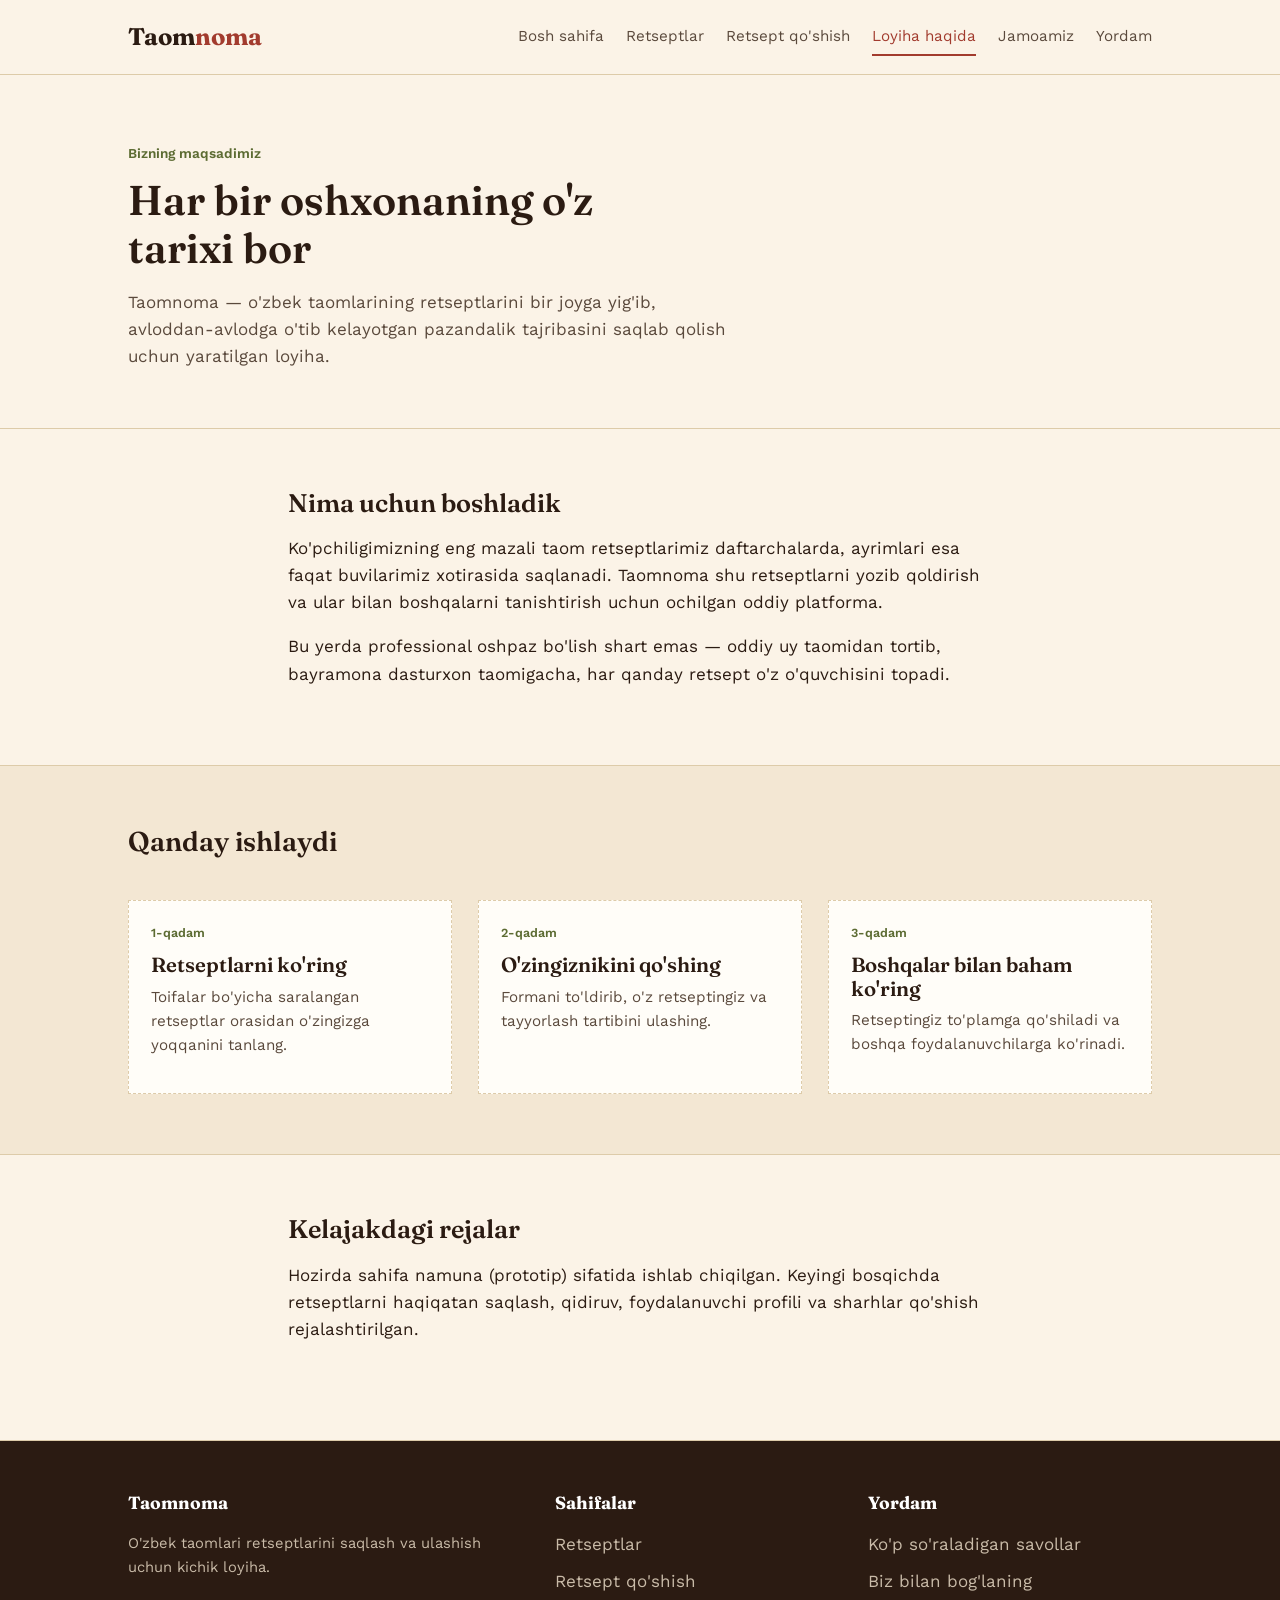
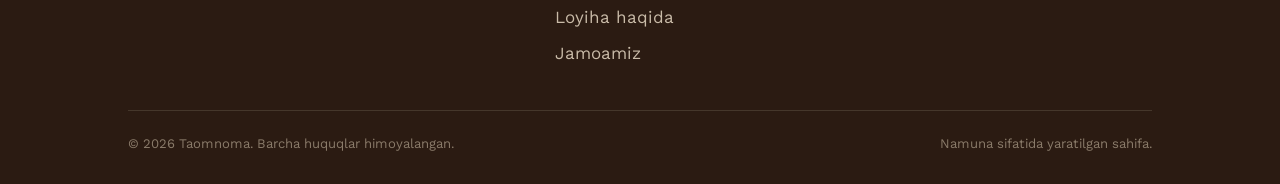
<file: about.html>
<!DOCTYPE html>
<html lang="uz">
<head>
<meta charset="UTF-8">
<meta name="viewport" content="width=device-width, initial-scale=1.0">
<title>Loyiha haqida — Taomnoma</title>
<link rel="stylesheet" href="style.css">
</head>
<body>

<header class="site-header">
  <div class="wrap">
    <a href="index.html" class="logo">Taom<span>noma</span></a>
    <nav class="primary-nav" aria-label="Asosiy navigatsiya">
      <a href="index.html">Bosh sahifa</a>
      <a href="menu.html">Retseptlar</a>
      <a href="add-recipe.html">Retsept qo'shish</a>
      <a href="about.html" aria-current="page">Loyiha haqida</a>
      <a href="team.html">Jamoamiz</a>
      <a href="support.html">Yordam</a>
    </nav>
  </div>
</header>

<main>

  <div class="page-head">
    <div class="wrap">
      <p class="kicker">Bizning maqsadimiz</p>
      <h1>Har bir oshxonaning o'z tarixi bor</h1>
      <p class="lead">Taomnoma — o'zbek taomlarining retseptlarini bir joyga yig'ib, avloddan-avlodga o'tib kelayotgan pazandalik tajribasini saqlab qolish uchun yaratilgan loyiha.</p>
    </div>
  </div>

  <section>
    <div class="wrap" style="max-width:760px;">
      <h2>Nima uchun boshladik</h2>
      <p>Ko'pchiligimizning eng mazali taom retseptlarimiz daftarchalarda, ayrimlari esa faqat buvilarimiz xotirasida saqlanadi. Taomnoma shu retseptlarni yozib qoldirish va ular bilan boshqalarni tanishtirish uchun ochilgan oddiy platforma.</p>
      <p>Bu yerda professional oshpaz bo'lish shart emas — oddiy uy taomidan tortib, bayramona dasturxon taomigacha, har qanday retsept o'z o'quvchisini topadi.</p>
    </div>
  </section>

  <section class="alt">
    <div class="wrap">
      <div class="section-head">
        <h2>Qanday ishlaydi</h2>
      </div>
      <div class="card-grid">
        <article class="recipe-card">
          <p class="cat">1-qadam</p>
          <h3>Retseptlarni ko'ring</h3>
          <p>Toifalar bo'yicha saralangan retseptlar orasidan o'zingizga yoqqanini tanlang.</p>
        </article>
        <article class="recipe-card">
          <p class="cat">2-qadam</p>
          <h3>O'zingiznikini qo'shing</h3>
          <p>Formani to'ldirib, o'z retseptingiz va tayyorlash tartibini ulashing.</p>
        </article>
        <article class="recipe-card">
          <p class="cat">3-qadam</p>
          <h3>Boshqalar bilan baham ko'ring</h3>
          <p>Retseptingiz to'plamga qo'shiladi va boshqa foydalanuvchilarga ko'rinadi.</p>
        </article>
      </div>
    </div>
  </section>

  <section>
    <div class="wrap" style="max-width:760px;">
      <h2>Kelajakdagi rejalar</h2>
      <p>Hozirda sahifa namuna (prototip) sifatida ishlab chiqilgan. Keyingi bosqichda retseptlarni haqiqatan saqlash, qidiruv, foydalanuvchi profili va sharhlar qo'shish rejalashtirilgan.</p>
    </div>
  </section>

</main>

<footer class="site-footer">
  <div class="wrap">
    <div class="foot-grid">
      <div>
        <h4>Taomnoma</h4>
        <p>O'zbek taomlari retseptlarini saqlash va ulashish uchun kichik loyiha.</p>
      </div>
      <div>
        <h4>Sahifalar</h4>
        <ul>
          <li><a href="menu.html">Retseptlar</a></li>
          <li><a href="add-recipe.html">Retsept qo'shish</a></li>
          <li><a href="about.html">Loyiha haqida</a></li>
          <li><a href="team.html">Jamoamiz</a></li>
        </ul>
      </div>
      <div>
        <h4>Yordam</h4>
        <ul>
          <li><a href="support.html">Ko'p so'raladigan savollar</a></li>
          <li><a href="support.html#contact">Biz bilan bog'laning</a></li>
        </ul>
      </div>
    </div>
    <div class="foot-bottom">
      <span>© 2026 Taomnoma. Barcha huquqlar himoyalangan.</span>
      <span>Namuna sifatida yaratilgan sahifa.</span>
    </div>
  </div>
</footer>

</body>
</html>
</file>
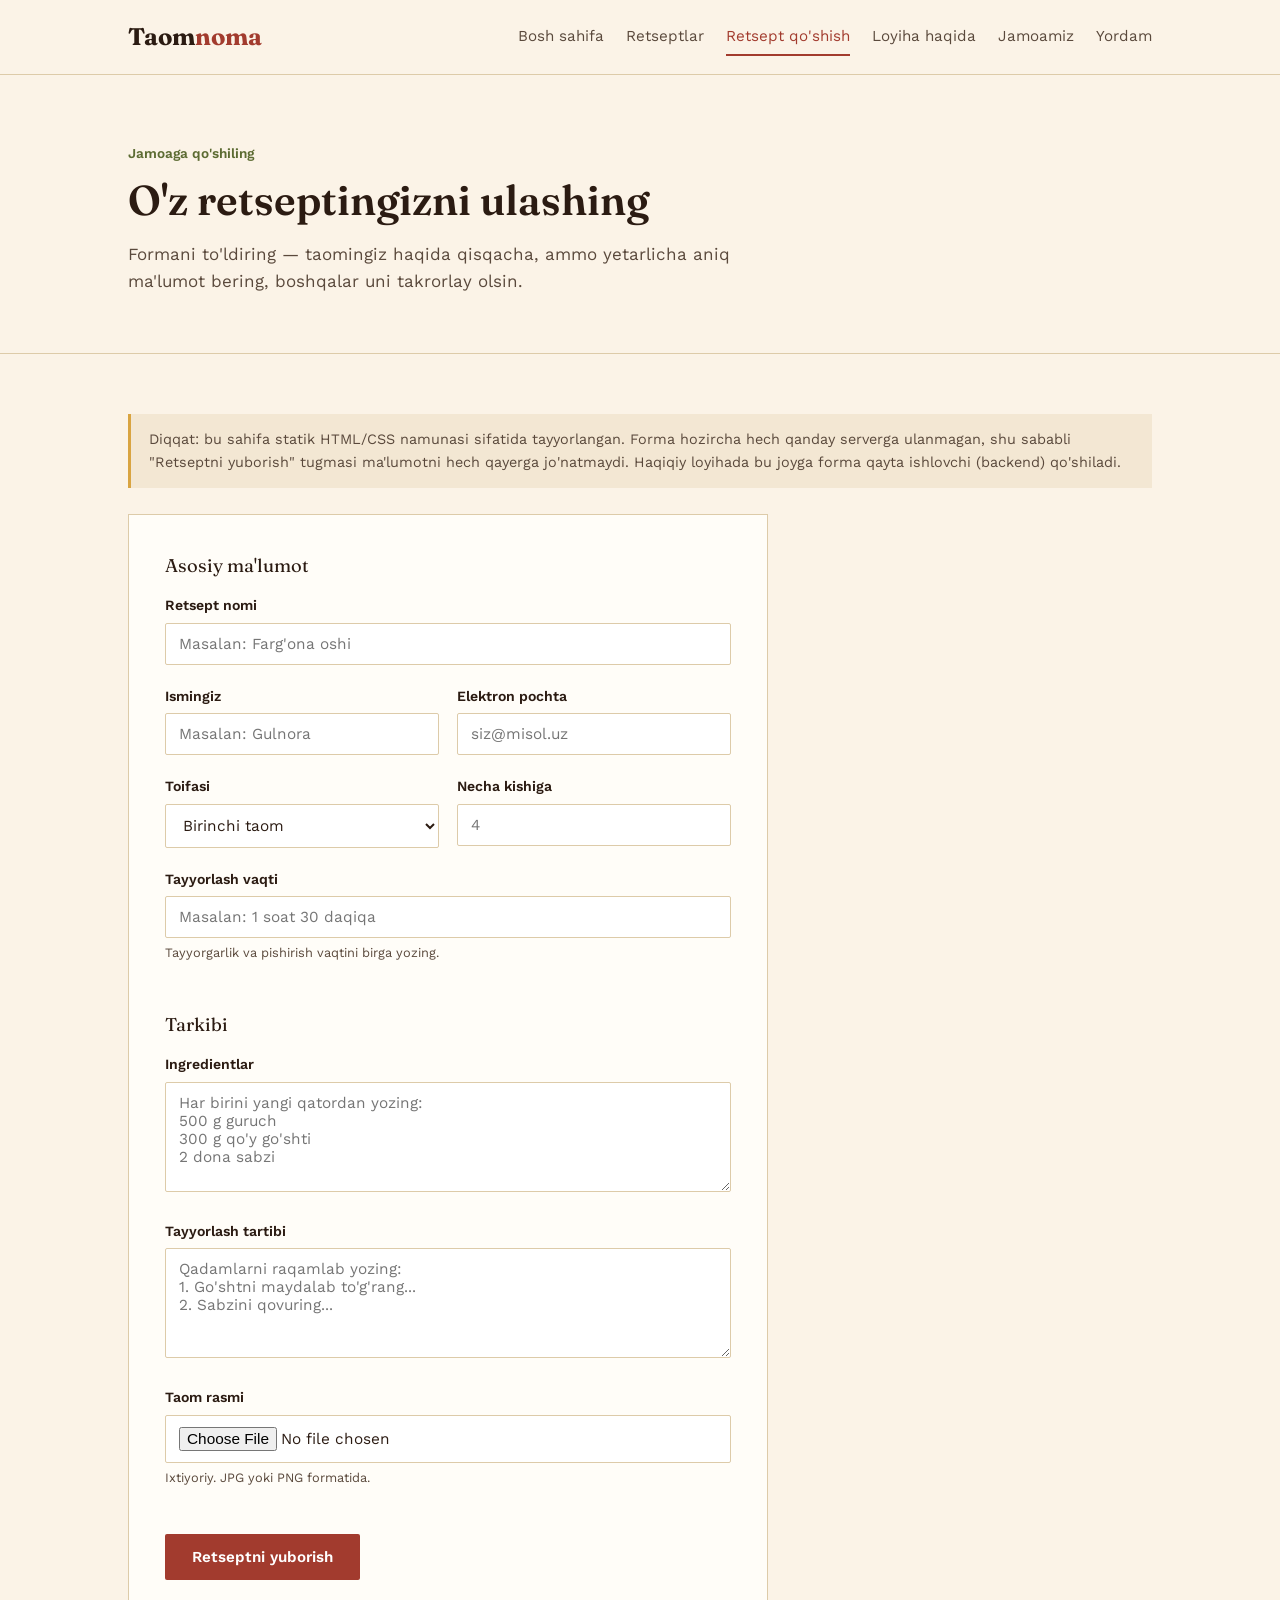
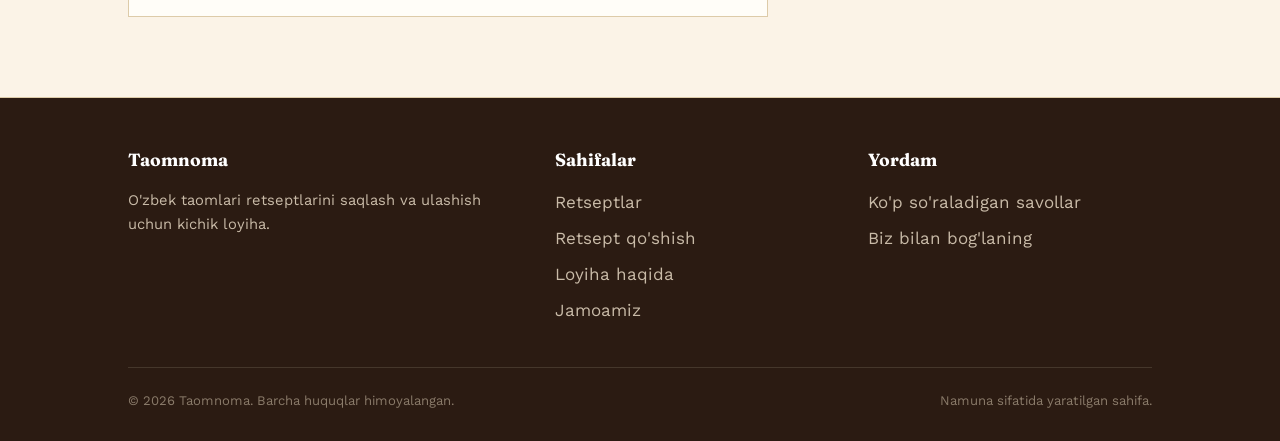
<file: add-recipe.html>
<!DOCTYPE html>
<html lang="uz">
<head>
<meta charset="UTF-8">
<meta name="viewport" content="width=device-width, initial-scale=1.0">
<title>Retsept qo'shish — Taomnoma</title>
<link rel="stylesheet" href="style.css">
</head>
<body>

<header class="site-header">
  <div class="wrap">
    <a href="index.html" class="logo">Taom<span>noma</span></a>
    <nav class="primary-nav" aria-label="Asosiy navigatsiya">
      <a href="index.html">Bosh sahifa</a>
      <a href="menu.html">Retseptlar</a>
      <a href="add-recipe.html" aria-current="page">Retsept qo'shish</a>
      <a href="about.html">Loyiha haqida</a>
      <a href="team.html">Jamoamiz</a>
      <a href="support.html">Yordam</a>
    </nav>
  </div>
</header>

<main>

  <div class="page-head">
    <div class="wrap">
      <p class="kicker">Jamoaga qo'shiling</p>
      <h1>O'z retseptingizni ulashing</h1>
      <p class="lead">Formani to'ldiring — taomingiz haqida qisqacha, ammo yetarlicha aniq ma'lumot bering, boshqalar uni takrorlay olsin.</p>
    </div>
  </div>

  <section>
    <div class="wrap">

      <div class="note">
        Diqqat: bu sahifa statik HTML/CSS namunasi sifatida tayyorlangan. Forma hozircha hech qanday serverga ulanmagan, shu sababli "Retseptni yuborish" tugmasi ma'lumotni hech qayerga jo'natmaydi. Haqiqiy loyihada bu joyga forma qayta ishlovchi (backend) qo'shiladi.
      </div>

      <form class="form-card" action="#" method="post">

        <fieldset>
          <legend>Asosiy ma'lumot</legend>

          <div class="field">
            <label for="title">Retsept nomi</label>
            <input type="text" id="title" name="title" placeholder="Masalan: Farg'ona oshi" required>
          </div>

          <div class="two-col">
            <div class="field">
              <label for="author">Ismingiz</label>
              <input type="text" id="author" name="author" placeholder="Masalan: Gulnora" required>
            </div>
            <div class="field">
              <label for="email">Elektron pochta</label>
              <input type="email" id="email" name="email" placeholder="siz@misol.uz">
            </div>
          </div>

          <div class="two-col">
            <div class="field">
              <label for="category">Toifasi</label>
              <select id="category" name="category">
                <option>Birinchi taom</option>
                <option>Ikkinchi taom</option>
                <option>Non va xamir</option>
                <option>Salat</option>
                <option>Shirinlik</option>
                <option>Ichimlik</option>
              </select>
            </div>
            <div class="field">
              <label for="servings">Necha kishiga</label>
              <input type="number" id="servings" name="servings" min="1" placeholder="4">
            </div>
          </div>

          <div class="field">
            <label for="time">Tayyorlash vaqti</label>
            <input type="text" id="time" name="time" placeholder="Masalan: 1 soat 30 daqiqa">
            <span class="hint">Tayyorgarlik va pishirish vaqtini birga yozing.</span>
          </div>
        </fieldset>

        <fieldset>
          <legend>Tarkibi</legend>

          <div class="field">
            <label for="ingredients">Ingredientlar</label>
            <textarea id="ingredients" name="ingredients" placeholder="Har birini yangi qatordan yozing:&#10;500 g guruch&#10;300 g qo'y go'shti&#10;2 dona sabzi"></textarea>
          </div>

          <div class="field">
            <label for="steps">Tayyorlash tartibi</label>
            <textarea id="steps" name="steps" placeholder="Qadamlarni raqamlab yozing:&#10;1. Go'shtni maydalab to'g'rang...&#10;2. Sabzini qovuring..."></textarea>
          </div>

          <div class="field">
            <label for="photo">Taom rasmi</label>
            <input type="file" id="photo" name="photo" accept="image/*">
            <span class="hint">Ixtiyoriy. JPG yoki PNG formatida.</span>
          </div>
        </fieldset>

        <button type="submit" class="btn btn-primary">Retseptni yuborish</button>

      </form>

    </div>
  </section>

</main>

<footer class="site-footer">
  <div class="wrap">
    <div class="foot-grid">
      <div>
        <h4>Taomnoma</h4>
        <p>O'zbek taomlari retseptlarini saqlash va ulashish uchun kichik loyiha.</p>
      </div>
      <div>
        <h4>Sahifalar</h4>
        <ul>
          <li><a href="menu.html">Retseptlar</a></li>
          <li><a href="add-recipe.html">Retsept qo'shish</a></li>
          <li><a href="about.html">Loyiha haqida</a></li>
          <li><a href="team.html">Jamoamiz</a></li>
        </ul>
      </div>
      <div>
        <h4>Yordam</h4>
        <ul>
          <li><a href="support.html">Ko'p so'raladigan savollar</a></li>
          <li><a href="support.html#contact">Biz bilan bog'laning</a></li>
        </ul>
      </div>
    </div>
    <div class="foot-bottom">
      <span>© 2026 Taomnoma. Barcha huquqlar himoyalangan.</span>
      <span>Namuna sifatida yaratilgan sahifa.</span>
    </div>
  </div>
</footer>

</body>
</html>
</file>
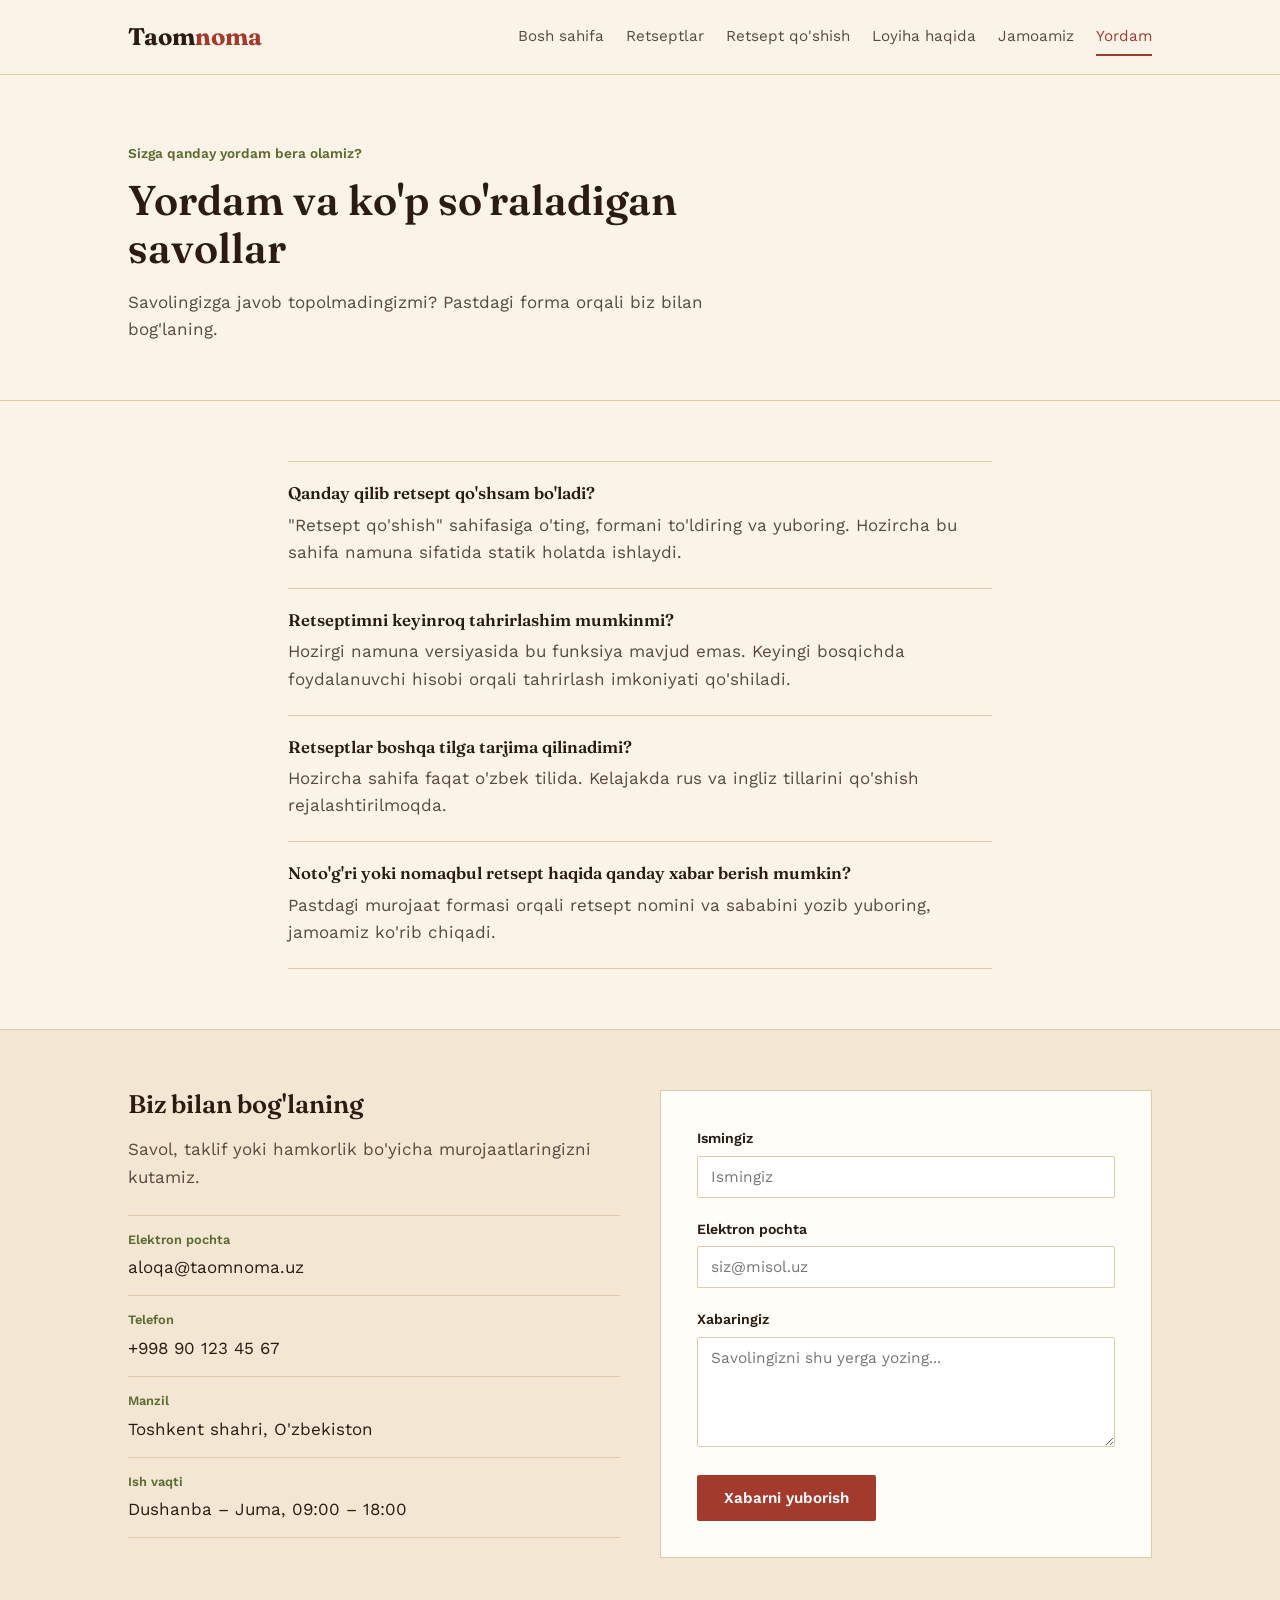
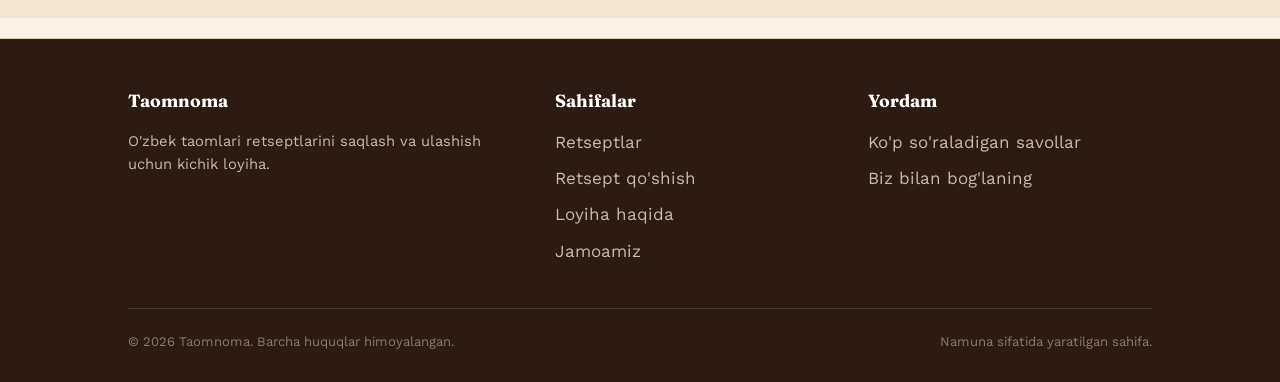
<file: support.html>
<!DOCTYPE html>
<html lang="uz">
<head>
<meta charset="UTF-8">
<meta name="viewport" content="width=device-width, initial-scale=1.0">
<title>Yordam — Taomnoma</title>
<link rel="stylesheet" href="style.css">
</head>
<body>

<header class="site-header">
  <div class="wrap">
    <a href="index.html" class="logo">Taom<span>noma</span></a>
    <nav class="primary-nav" aria-label="Asosiy navigatsiya">
      <a href="index.html">Bosh sahifa</a>
      <a href="menu.html">Retseptlar</a>
      <a href="add-recipe.html">Retsept qo'shish</a>
      <a href="about.html">Loyiha haqida</a>
      <a href="team.html">Jamoamiz</a>
      <a href="support.html" aria-current="page">Yordam</a>
    </nav>
  </div>
</header>

<main>

  <div class="page-head">
    <div class="wrap">
      <p class="kicker">Sizga qanday yordam bera olamiz?</p>
      <h1>Yordam va ko'p so'raladigan savollar</h1>
      <p class="lead">Savolingizga javob topolmadingizmi? Pastdagi forma orqali biz bilan bog'laning.</p>
    </div>
  </div>

  <section>
    <div class="wrap" style="max-width:760px;">

      <div class="faq-item">
        <h3>Qanday qilib retsept qo'shsam bo'ladi?</h3>
        <p>"Retsept qo'shish" sahifasiga o'ting, formani to'ldiring va yuboring. Hozircha bu sahifa namuna sifatida statik holatda ishlaydi.</p>
      </div>

      <div class="faq-item">
        <h3>Retseptimni keyinroq tahrirlashim mumkinmi?</h3>
        <p>Hozirgi namuna versiyasida bu funksiya mavjud emas. Keyingi bosqichda foydalanuvchi hisobi orqali tahrirlash imkoniyati qo'shiladi.</p>
      </div>

      <div class="faq-item">
        <h3>Retseptlar boshqa tilga tarjima qilinadimi?</h3>
        <p>Hozircha sahifa faqat o'zbek tilida. Kelajakda rus va ingliz tillarini qo'shish rejalashtirilmoqda.</p>
      </div>

      <div class="faq-item">
        <h3>Noto'g'ri yoki nomaqbul retsept haqida qanday xabar berish mumkin?</h3>
        <p>Pastdagi murojaat formasi orqali retsept nomini va sababini yozib yuboring, jamoamiz ko'rib chiqadi.</p>
      </div>

    </div>
  </section>

  <section class="alt" id="contact">
    <div class="wrap">
      <div class="contact-grid">
        <div>
          <h2>Biz bilan bog'laning</h2>
          <p style="color:var(--ink-soft); margin-bottom:24px;">Savol, taklif yoki hamkorlik bo'yicha murojaatlaringizni kutamiz.</p>
          <ul class="contact-list">
            <li><span class="label">Elektron pochta</span>aloqa@taomnoma.uz</li>
            <li><span class="label">Telefon</span>+998 90 123 45 67</li>
            <li><span class="label">Manzil</span>Toshkent shahri, O'zbekiston</li>
            <li><span class="label">Ish vaqti</span>Dushanba – Juma, 09:00 – 18:00</li>
          </ul>
        </div>

        <form class="form-card" action="#" method="post">
          <div class="field">
            <label for="c-name">Ismingiz</label>
            <input type="text" id="c-name" name="name" placeholder="Ismingiz" required>
          </div>
          <div class="field">
            <label for="c-email">Elektron pochta</label>
            <input type="email" id="c-email" name="email" placeholder="siz@misol.uz" required>
          </div>
          <div class="field">
            <label for="c-message">Xabaringiz</label>
            <textarea id="c-message" name="message" placeholder="Savolingizni shu yerga yozing..."></textarea>
          </div>
          <button type="submit" class="btn btn-primary">Xabarni yuborish</button>
        </form>
      </div>
    </div>
  </section>

</main>

<footer class="site-footer">
  <div class="wrap">
    <div class="foot-grid">
      <div>
        <h4>Taomnoma</h4>
        <p>O'zbek taomlari retseptlarini saqlash va ulashish uchun kichik loyiha.</p>
      </div>
      <div>
        <h4>Sahifalar</h4>
        <ul>
          <li><a href="menu.html">Retseptlar</a></li>
          <li><a href="add-recipe.html">Retsept qo'shish</a></li>
          <li><a href="about.html">Loyiha haqida</a></li>
          <li><a href="team.html">Jamoamiz</a></li>
        </ul>
      </div>
      <div>
        <h4>Yordam</h4>
        <ul>
          <li><a href="support.html">Ko'p so'raladigan savollar</a></li>
          <li><a href="support.html#contact">Biz bilan bog'laning</a></li>
        </ul>
      </div>
    </div>
    <div class="foot-bottom">
      <span>© 2026 Taomnoma. Barcha huquqlar himoyalangan.</span>
      <span>Namuna sifatida yaratilgan sahifa.</span>
    </div>
  </div>
</footer>

</body>
</html>
</file>
<file: style.css>
@import url('https://fonts.googleapis.com/css2?family=Fraunces:ital,opsz,wght@0,9..144,400;0,9..144,600;0,9..144,700;1,9..144,500&family=Work+Sans:wght@400;500;600&display=swap');

:root{
  --cream: #FBF3E7;
  --cream-2: #F3E7D3;
  --ink: #2B1B12;
  --ink-soft: #5A493C;
  --paprika: #A23B2E;
  --paprika-dark: #7E2E24;
  --saffron: #D9A441;
  --herb: #5C6B32;
  --line: #DDCBA9;
  --card-bg: #FFFDF8;
  --radius: 2px;
}

*{ box-sizing: border-box; }

html{ scroll-behavior: smooth; }

body{
  margin: 0;
  background: var(--cream);
  color: var(--ink);
  font-family: 'Work Sans', sans-serif;
  font-size: 17px;
  line-height: 1.6;
}

h1, h2, h3, .display{
  font-family: 'Fraunces', serif;
  color: var(--ink);
  font-weight: 600;
  line-height: 1.15;
  margin: 0 0 .4em;
}

a{ color: var(--paprika); text-decoration: none; }
a:hover{ text-decoration: underline; }

a:focus-visible, button:focus-visible, input:focus-visible, textarea:focus-visible, select:focus-visible{
  outline: 3px solid var(--saffron);
  outline-offset: 2px;
}

img{ max-width: 100%; display: block; }

.wrap{
  max-width: 1080px;
  margin: 0 auto;
  padding: 0 28px;
}

/* ---------- Header / nav ---------- */

.site-header{
  border-bottom: 1px solid var(--line);
  background: var(--cream);
  position: sticky;
  top: 0;
  z-index: 20;
}

.site-header .wrap{
  display: flex;
  align-items: center;
  justify-content: space-between;
  padding-top: 18px;
  padding-bottom: 18px;
  gap: 24px;
}

.logo{
  font-family: 'Fraunces', serif;
  font-weight: 700;
  font-size: 1.5rem;
  color: var(--ink);
  white-space: nowrap;
}
.logo span{ color: var(--paprika); }
.logo:hover{ text-decoration: none; }

nav.primary-nav{
  display: flex;
  flex-wrap: wrap;
  gap: 4px 22px;
  justify-content: flex-end;
}

nav.primary-nav a{
  color: var(--ink-soft);
  font-size: .95rem;
  padding: 6px 0;
  border-bottom: 2px solid transparent;
}

nav.primary-nav a:hover{
  color: var(--paprika);
  text-decoration: none;
  border-bottom-color: var(--saffron);
}

nav.primary-nav a[aria-current="page"]{
  color: var(--paprika);
  border-bottom-color: var(--paprika);
}

/* ---------- Buttons ---------- */

.btn{
  display: inline-block;
  font-family: 'Work Sans', sans-serif;
  font-weight: 600;
  font-size: .95rem;
  padding: 13px 26px;
  border-radius: var(--radius);
  border: 1px solid transparent;
  cursor: pointer;
}

.btn:hover{ text-decoration: none; }

.btn-primary{
  background: var(--paprika);
  color: #fff;
}
.btn-primary:hover{ background: var(--paprika-dark); }

.btn-ghost{
  background: transparent;
  color: var(--ink);
  border-color: var(--ink);
}
.btn-ghost:hover{ background: var(--ink); color: var(--cream); }

/* ---------- Hero ---------- */

.hero{
  padding: 76px 0 64px;
  border-bottom: 1px solid var(--line);
}

.hero .kicker{
  color: var(--herb);
  font-weight: 600;
  font-size: .85rem;
  letter-spacing: .02em;
  margin-bottom: 14px;
}

.hero h1{
  font-size: clamp(2.1rem, 4.4vw, 3.4rem);
  max-width: 15ch;
}

.hero p.lead{
  max-width: 54ch;
  color: var(--ink-soft);
  font-size: 1.08rem;
  margin: 18px 0 30px;
}

.hero-actions{ display: flex; gap: 14px; flex-wrap: wrap; margin-bottom: 40px; }

.stat-row{
  display: flex;
  gap: 40px;
  flex-wrap: wrap;
  border-top: 1px solid var(--line);
  padding-top: 26px;
}

.stat-row .stat b{
  display: block;
  font-family: 'Fraunces', serif;
  font-size: 1.8rem;
  color: var(--paprika);
}
.stat-row .stat span{
  color: var(--ink-soft);
  font-size: .88rem;
}

/* ---------- Sections ---------- */



section{ padding: 60px 0; }
section.alt{ background: var(--cream-2); }
section + section{ border-top: 1px solid var(--line); }

.section-head{
  display: flex;
  align-items: baseline;
  justify-content: space-between;
  gap: 20px;
  margin-bottom: 32px;
  flex-wrap: wrap;
}

.section-head h2{ font-size: 1.7rem; }
.section-head .more{ font-size: .92rem; white-space: nowrap; }

/* ---------- Recipe index cards ---------- */

.card-grid{
  display: grid;
  grid-template-columns: repeat(auto-fill, minmax(250px, 1fr));
  gap: 26px;
}

.recipe-card{
  background: var(--card-bg);
  border: 1px dashed var(--line);
  padding: 22px 22px 20px;
  position: relative;
}

.recipe-card .cat{
  font-size: .78rem;
  color: var(--herb);
  font-weight: 600;
  margin-bottom: 10px;
}

.recipe-card h3{
  font-size: 1.28rem;
  margin-bottom: 8px;
}

.recipe-card p{
  color: var(--ink-soft);
  font-size: .95rem;
  margin: 0 0 16px;
}

.recipe-card .meta{
  display: flex;
  justify-content: space-between;
  align-items: center;
  font-size: .85rem;
  color: var(--ink-soft);
  border-top: 1px solid var(--line);
  padding-top: 12px;
}

.recipe-card .author{ font-style: italic; }

.featured-card{
  display: grid;
  grid-template-columns: 1fr 1.15fr;
  gap: 0;
  background: var(--card-bg);
  border: 1px solid var(--line);
  overflow: hidden;
}

.featured-card .photo{
  background: linear-gradient(160deg, var(--saffron), var(--paprika));
  min-height: 260px;
}

.featured-card .content{ padding: 34px; }

.featured-card .cat{
  color: var(--herb);
  font-weight: 600;
  font-size: .82rem;
  margin-bottom: 10px;
}

.featured-card h3{ font-size: 1.7rem; }

.featured-card p{ color: var(--ink-soft); margin-bottom: 20px; }

@media (max-width: 720px){
  .featured-card{ grid-template-columns: 1fr; }
  .featured-card .photo{ min-height: 160px; }
}

/* ---------- Category pills ---------- */

.pill-row{ display: flex; flex-wrap: wrap; gap: 10px; }
.pill{
  border: 1px solid var(--line);
  padding: 9px 18px;
  font-size: .9rem;
  color: var(--ink-soft);
  background: var(--card-bg);
}
.pill:hover{ text-decoration: none; border-color: var(--paprika); color: var(--paprika); }

/* ---------- Forms ---------- */

.form-card{
  background: var(--card-bg);
  border: 1px solid var(--line);
  padding: 36px;
  max-width: 640px;
}

fieldset{ border: none; padding: 0; margin: 0 0 26px; }
legend{
  font-family: 'Fraunces', serif;
  font-size: 1.15rem;
  padding: 0;
  margin-bottom: 14px;
}

.field{ margin-bottom: 20px; }
.field label{
  display: block;
  font-size: .88rem;
  font-weight: 600;
  margin-bottom: 6px;
  color: var(--ink);
}
.field .hint{
  display: block;
  font-size: .8rem;
  color: var(--ink-soft);
  margin-top: 5px;
}

input[type="text"],
input[type="email"],
input[type="number"],
input[type="file"],
select,
textarea{
  width: 100%;
  font-family: 'Work Sans', sans-serif;
  font-size: .96rem;
  padding: 11px 13px;
  border: 1px solid var(--line);
  background: #fff;
  color: var(--ink);
  border-radius: var(--radius);
}

textarea{ resize: vertical; min-height: 110px; }

.two-col{ display: grid; grid-template-columns: 1fr 1fr; gap: 18px; }
@media (max-width: 560px){ .two-col{ grid-template-columns: 1fr; } }

.note{
  border-left: 3px solid var(--saffron);
  background: var(--cream-2);
  padding: 14px 18px;
  font-size: .9rem;
  color: var(--ink-soft);
  margin: 0 0 26px;
}

/* ---------- Team ---------- */

.team-grid{
  display: grid;
  grid-template-columns: repeat(auto-fill, minmax(210px, 1fr));
  gap: 26px;
}
.team-card{ text-align: left; }
.team-card .avatar{
  width: 100%;
  aspect-ratio: 1;
  background: linear-gradient(140deg, var(--herb), var(--saffron));
  margin-bottom: 14px;
}
.team-card h3{ font-size: 1.1rem; margin-bottom: 2px; }
.team-card .role{ color: var(--paprika); font-size: .85rem; font-weight: 600; margin-bottom: 8px; }
.team-card p{ color: var(--ink-soft); font-size: .92rem; margin: 0; }

/* ---------- FAQ ---------- */

.faq-item{ border-top: 1px solid var(--line); padding: 22px 0; }
.faq-item:last-child{ border-bottom: 1px solid var(--line); }
.faq-item h3{ font-size: 1.05rem; margin-bottom: 8px; }
.faq-item p{ color: var(--ink-soft); margin: 0; }

.contact-grid{
  display: grid;
  grid-template-columns: 1fr 1fr;
  gap: 40px;
}
@media (max-width: 720px){ .contact-grid{ grid-template-columns: 1fr; } }

.contact-list{ list-style: none; padding: 0; margin: 0; }
.contact-list li{ padding: 14px 0; border-top: 1px solid var(--line); }
.contact-list li:last-child{ border-bottom: 1px solid var(--line); }
.contact-list .label{ display: block; font-size: .8rem; color: var(--herb); font-weight: 600; margin-bottom: 4px; }

/* ---------- Footer ---------- */

footer.site-footer{
  border-top: 1px solid var(--line);
  background: var(--ink);
  color: var(--cream-2);
  padding: 48px 0 30px;
  margin-top: 20px;
}

footer.site-footer .foot-grid{
  display: grid;
  grid-template-columns: 1.4fr 1fr 1fr;
  gap: 30px;
  margin-bottom: 34px;
}
@media (max-width: 640px){ footer.site-footer .foot-grid{ grid-template-columns: 1fr; } }

footer.site-footer h4{
  font-family: 'Fraunces', serif;
  color: #fff;
  font-size: 1.1rem;
  margin: 0 0 14px;
}
footer.site-footer p{ color: #C9BBA8; font-size: .92rem; max-width: 40ch; }
footer.site-footer ul{ list-style: none; padding: 0; margin: 0; }
footer.site-footer li{ margin-bottom: 9px; }
footer.site-footer a{ color: #C9BBA8; }
footer.site-footer a:hover{ color: var(--saffron); }

.foot-bottom{
  border-top: 1px solid #45372B;
  padding-top: 22px;
  font-size: .82rem;
  color: #8A7B6A;
  display: flex;
  justify-content: space-between;
  flex-wrap: wrap;
  gap: 10px;
}

/* ---------- Page header (non-home pages) ---------- */

.page-head{
  padding: 54px 0 40px;
  border-bottom: 1px solid var(--line);
}
.page-head .kicker{
  color: var(--herb);
  font-weight: 600;
  font-size: .85rem;
  margin-bottom: 12px;
}
.page-head h1{ font-size: clamp(1.9rem, 3.6vw, 2.6rem); max-width: 20ch; }
.page-head p.lead{ color: var(--ink-soft); max-width: 56ch; margin-top: 14px; }

.kk{
  width: 100%;
  height: 100%;
}
.recipe-image{
  width: 200px;
  height: 100px;
  object-fit: cover;
}
.ishchi{
  width: 300px;
  height: 300px;
  object-fit: cover;
}
</file>
